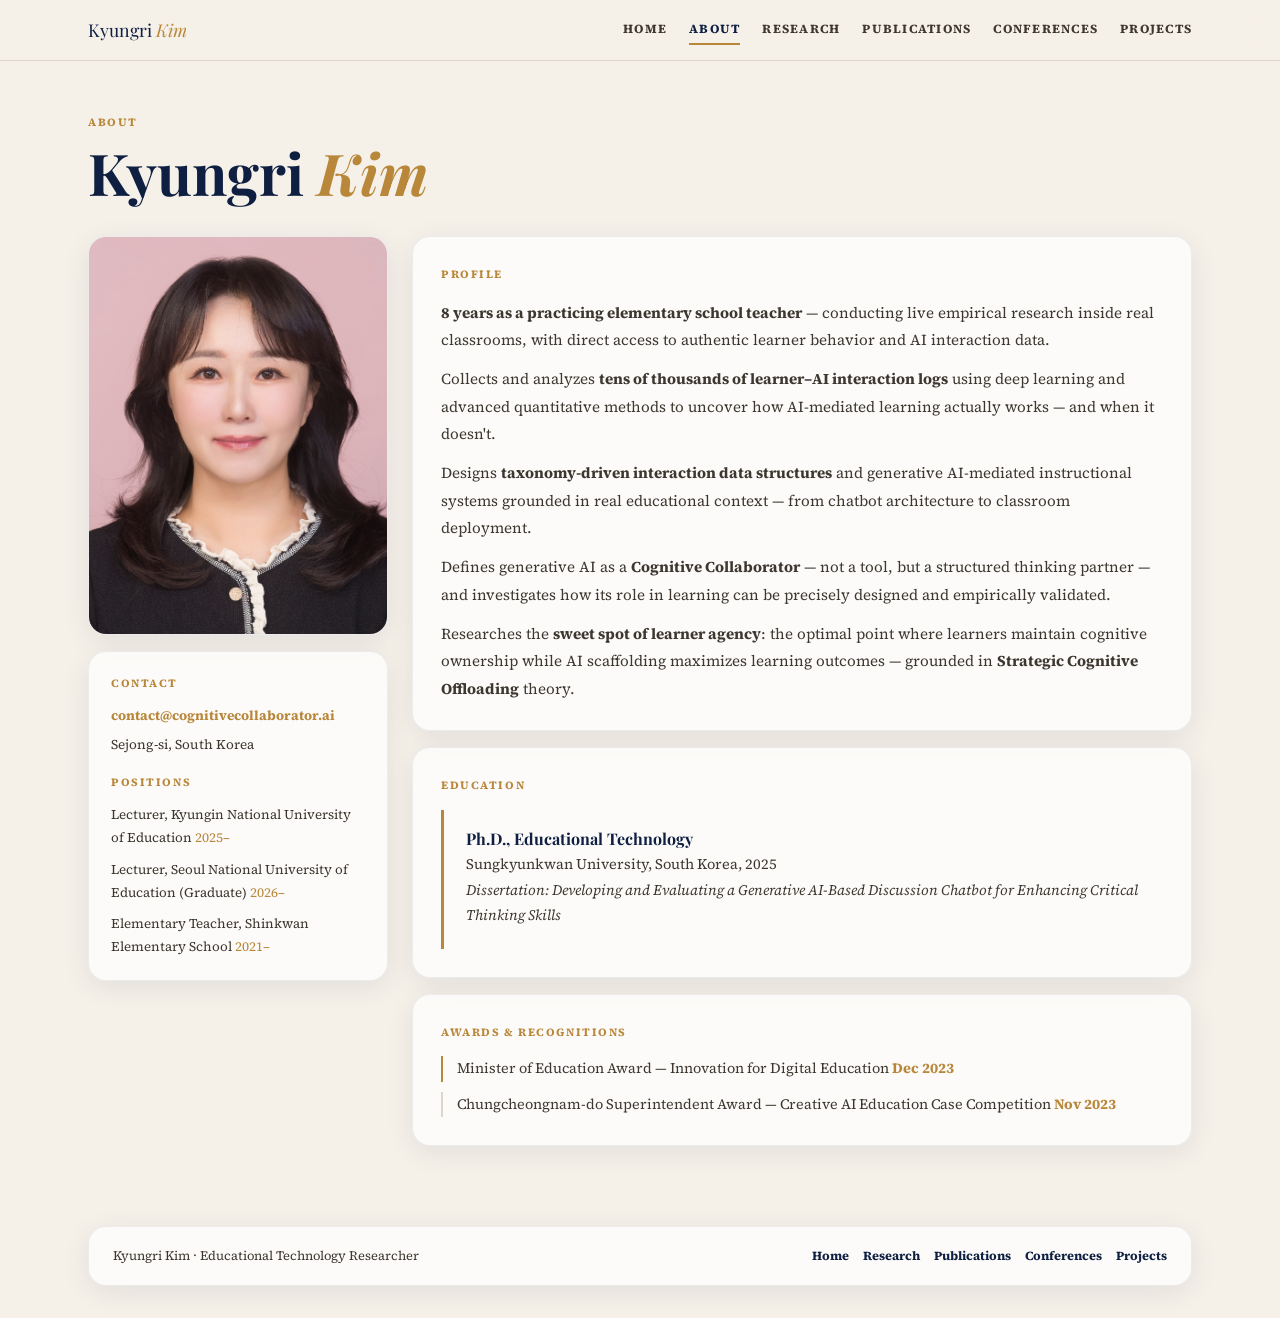
<file: about.html>
<!DOCTYPE html>
<html lang="en">
<head>
<meta charset="UTF-8">
<meta name="viewport" content="width=device-width,initial-scale=1">
<title>About | Kyungri Kim</title>
<link rel="stylesheet" href="style.css">
<style>
.about-wrap{display:grid;grid-template-columns:300px 1fr;gap:24px;align-items:start}
.about-left{display:grid;gap:16px;min-width:0}
.about-right{display:grid;gap:16px;min-width:0}
@media(max-width:720px){
  .about-wrap{grid-template-columns:1fr}
  .about-left{grid-template-columns:1fr}
}
@media(max-width:480px){
  .about-left{grid-template-columns:1fr}
}
</style>
</head>
<body>
<nav class="nav"><div class="nav-i">
  <div class="brand">Kyungri <em>Kim</em></div>
  <button class="ham" onclick="document.querySelector('.lks').classList.toggle('open')" aria-label="menu"><span></span><span></span><span></span></button>
  <div class="lks">
    <a href="index.html">Home</a>
    <a href="about.html" class="on">About</a>
    <a href="research.html">Research</a>
    <a href="publications.html">Publications</a>
    <a href="conferences.html">Conferences</a>
    <a href="projects.html">Projects</a>
  </div>
</div></nav>

<main class="w">
  <div class="ph0"><div class="kk">About</div><h1>Kyungri <em>Kim</em></h1></div>

  <div class="about-wrap">

    <!-- LEFT -->
    <div class="about-left">
      <div class="profile-img-wrap c" style="overflow:hidden;border-radius:var(--r)">
        <img src="assets/profile.jpg" alt="Kyungri Kim" style="width:100%;display:block">
      </div>
      <div class="c" style="padding:22px">
        <div class="kk">Contact</div>
        <a href="#" onclick="window.location='mai'+'lto:contact@cognitivecollaborator.ai';return false;" style="display:block;margin-top:10px;font-size:.84rem;color:var(--gd);font-weight:700;word-break:break-all;overflow-wrap:break-word">contact@cognitivecollaborator.ai</a>
        <p class="mu" style="font-size:.84rem;margin-top:6px">Sejong-si, South Korea</p>
        <div class="kk" style="margin-top:16px">Positions</div>
        <ul style="list-style:none;margin-top:10px;display:grid;gap:8px">
          <li style="font-size:.83rem;color:var(--mu)">Lecturer, Kyungin National University of Education <span style="color:var(--gd)">2025–</span></li>
          <li style="font-size:.83rem;color:var(--mu)">Lecturer, Seoul National University of Education (Graduate) <span style="color:var(--gd)">2026–</span></li>
          <li style="font-size:.83rem;color:var(--mu)">Elementary Teacher, Shinkwan Elementary School <span style="color:var(--gd)">2021–</span></li>
        </ul>
      </div>
    </div>

    <!-- RIGHT -->
    <div class="about-right">
      <div class="c" style="padding:28px">
        <div class="kk">Profile</div>
        <div style="display:grid;gap:12px;margin-top:14px">
          <p class="mu"><strong>8 years as a practicing elementary school teacher</strong> — conducting live empirical research inside real classrooms, with direct access to authentic learner behavior and AI interaction data.</p>
          <p class="mu">Collects and analyzes <strong>tens of thousands of learner–AI interaction logs</strong> using deep learning and advanced quantitative methods to uncover how AI-mediated learning actually works — and when it doesn't.</p>
          <p class="mu">Designs <strong>taxonomy-driven interaction data structures</strong> and generative AI-mediated instructional systems grounded in real educational context — from chatbot architecture to classroom deployment.</p>
          <p class="mu">Defines generative AI as a <strong>Cognitive Collaborator</strong> — not a tool, but a structured thinking partner — and investigates how its role in learning can be precisely designed and empirically validated.</p>
          <p class="mu">Researches the <strong>sweet spot of learner agency</strong>: the optimal point where learners maintain cognitive ownership while AI scaffolding maximizes learning outcomes — grounded in <strong>Strategic Cognitive Offloading</strong> theory.</p>
        </div>
      </div>

      <div class="c" style="padding:28px">
        <div class="kk">Education</div>
        <div style="margin-top:14px">
          <div class="layer">
            <h4>Ph.D., Educational Technology</h4>
            <p>Sungkyunkwan University, South Korea, 2025<br>
            <em>Dissertation: Developing and Evaluating a Generative AI-Based Discussion Chatbot for Enhancing Critical Thinking Skills</em></p>
          </div>
        </div>
      </div>

      <div class="c" style="padding:28px">
        <div class="kk">Awards & Recognitions</div>
        <ul style="list-style:none;display:grid;gap:10px;margin-top:14px">
          <li style="font-size:.9rem;color:var(--mu);padding-left:14px;border-left:2px solid var(--gd)">Minister of Education Award — Innovation for Digital Education <span style="color:var(--gd);font-weight:700">Dec 2023</span></li>
          <li style="font-size:.9rem;color:var(--mu);padding-left:14px;border-left:2px solid var(--ln)">Chungcheongnam-do Superintendent Award — Creative AI Education Case Competition <span style="color:var(--gd);font-weight:700">Nov 2023</span></li>
        </ul>
      </div>
    </div>
  </div>
</main>

<footer>
  <div class="c ft">
    <p>Kyungri Kim · Educational Technology Researcher</p>
    <div class="ftl">
      <a href="index.html">Home</a>
      <a href="research.html">Research</a>
      <a href="publications.html">Publications</a>
      <a href="conferences.html">Conferences</a>
      <a href="projects.html">Projects</a>
    </div>
  </div>
</footer>
</body>
</html>
</file>
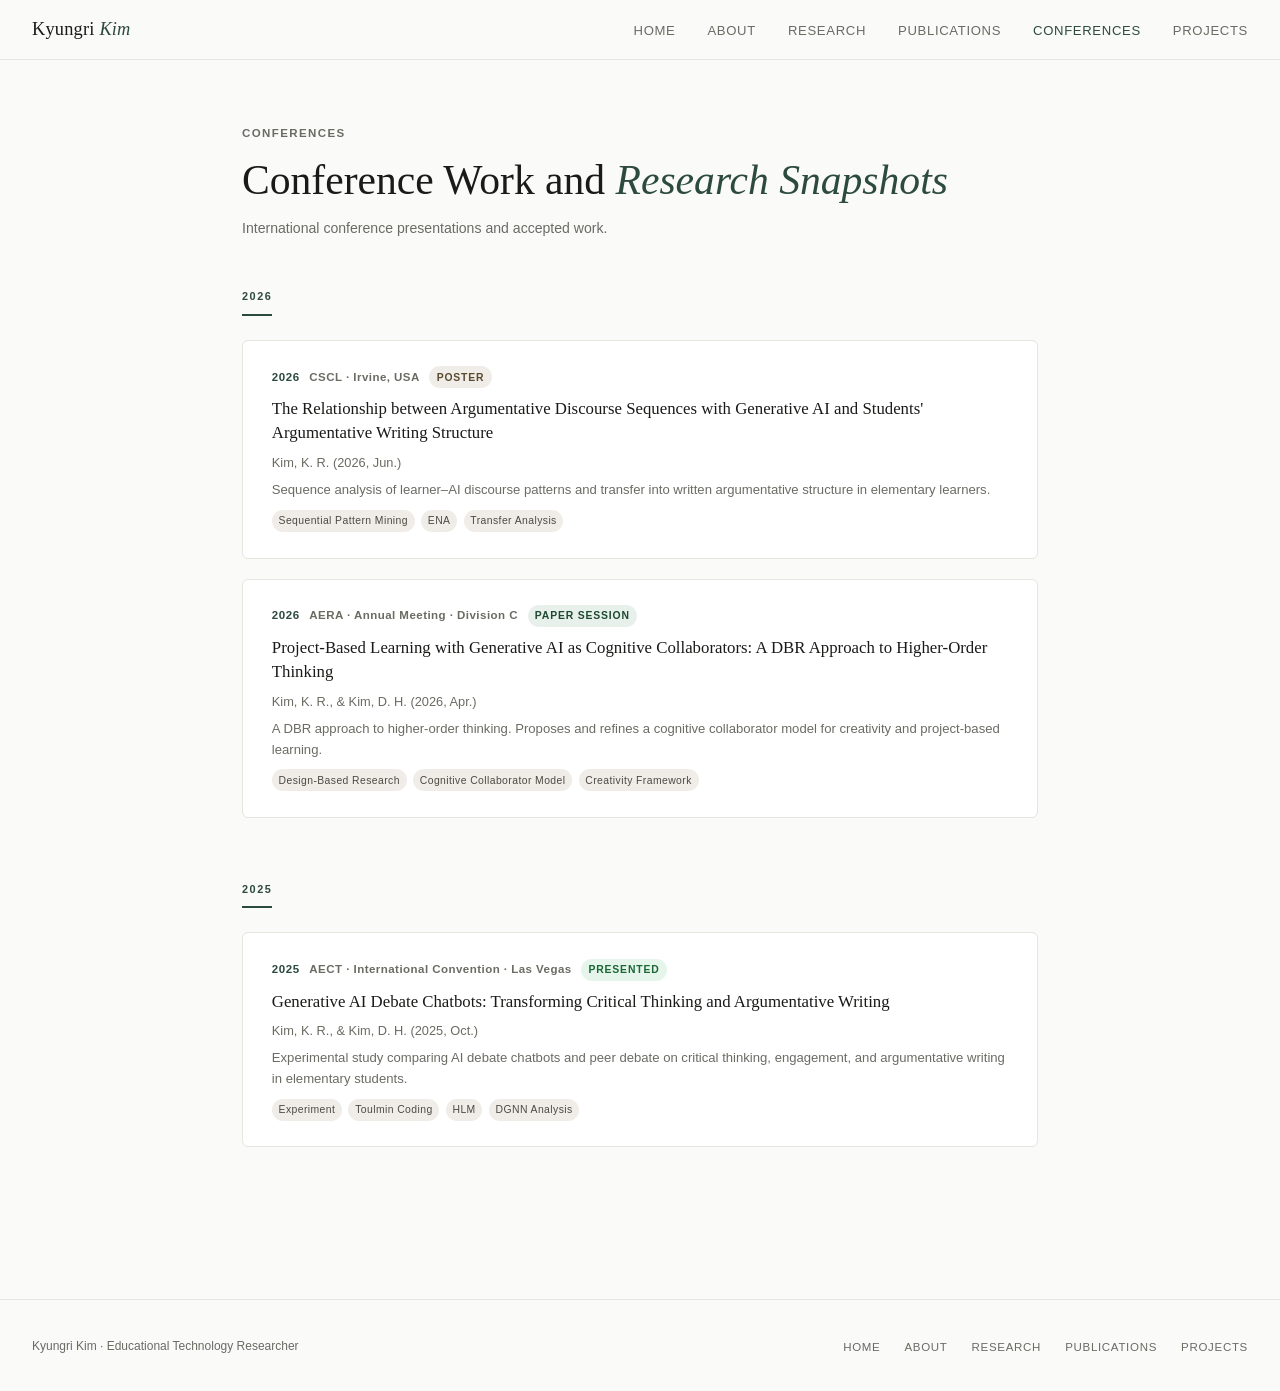
<file: conferences.html>
<!DOCTYPE html>
<html lang="en">
<head>
  <meta charset="UTF-8" />
  <meta name="viewport" content="width=device-width, initial-scale=1.0" />
  <title>Conferences | Kyungri Kim</title>
  <style>
    *, *::before, *::after { box-sizing: border-box; margin: 0; padding: 0; }

    :root {
      --bg: #fafaf8;
      --surface: #ffffff;
      --border: #e8e4de;
      --text: #1a1a18;
      --muted: #6b6b64;
      --accent: #2d4a3e;
      --accent-light: #e8f0ec;
      --tag-bg: #f0ede8;
      --tag-text: #4a4a42;
      --font-display: 'Georgia', 'Times New Roman', serif;
      --font-body: 'Palatino Linotype', 'Palatino', 'Book Antiqua', Georgia, serif;
      --font-ui: -apple-system, BlinkMacSystemFont, 'Segoe UI', sans-serif;
    }

    html { font-size: 16px; scroll-behavior: smooth; }

    body {
      background: var(--bg);
      color: var(--text);
      font-family: var(--font-body);
      line-height: 1.7;
      min-height: 100vh;
      display: flex;
      flex-direction: column;
    }

    /* ── Nav ── */
    nav {
      position: sticky;
      top: 0;
      z-index: 100;
      background: rgba(250, 250, 248, 0.95);
      backdrop-filter: blur(8px);
      border-bottom: 1px solid var(--border);
      padding: 0 2rem;
      display: flex;
      align-items: center;
      justify-content: space-between;
      height: 60px;
    }

    .nav-brand {
      font-family: var(--font-display);
      font-size: 1.15rem;
      font-weight: normal;
      color: var(--text);
      text-decoration: none;
      letter-spacing: 0.01em;
    }

    .nav-brand em { font-style: italic; color: var(--accent); }

    .nav-links { display: flex; gap: 2rem; list-style: none; }

    .nav-links a {
      font-family: var(--font-ui);
      font-size: 0.82rem;
      font-weight: 500;
      color: var(--muted);
      text-decoration: none;
      letter-spacing: 0.05em;
      text-transform: uppercase;
      transition: color 0.2s;
    }

    .nav-links a:hover,
    .nav-links a.active { color: var(--accent); }

    /* ── Page header ── */
    .page-header {
      padding: 4rem 2rem 2.5rem;
      max-width: 860px;
      margin: 0 auto;
      width: 100%;
    }

    .page-label {
      font-family: var(--font-ui);
      font-size: 0.72rem;
      font-weight: 600;
      letter-spacing: 0.12em;
      text-transform: uppercase;
      color: var(--muted);
      margin-bottom: 0.75rem;
    }

    .page-header h1 {
      font-family: var(--font-display);
      font-size: clamp(1.9rem, 4vw, 2.6rem);
      font-weight: normal;
      line-height: 1.2;
    }

    .page-header h1 em { font-style: italic; color: var(--accent); }

    .page-header .subtitle {
      font-family: var(--font-ui);
      font-size: 0.88rem;
      color: var(--muted);
      margin-top: 0.75rem;
    }

    /* ── Main ── */
    main {
      max-width: 860px;
      margin: 0 auto;
      padding: 0 2rem 6rem;
      width: 100%;
      flex: 1;
    }

    /* ── Section label ── */
    .section-label {
      font-family: var(--font-ui);
      font-size: 0.68rem;
      font-weight: 700;
      letter-spacing: 0.14em;
      text-transform: uppercase;
      color: var(--accent);
      margin-bottom: 1.5rem;
      padding-bottom: 0.5rem;
      border-bottom: 2px solid var(--accent);
      display: inline-block;
    }

    .section-group { margin-bottom: 3.5rem; }

    /* ── Conference cards ── */
    .conf-card {
      background: var(--surface);
      border: 1px solid var(--border);
      border-radius: 6px;
      padding: 1.6rem 1.8rem;
      margin-bottom: 1.25rem;
      transition: box-shadow 0.2s, border-color 0.2s;
    }

    .conf-card:hover {
      box-shadow: 0 4px 20px rgba(0,0,0,0.07);
      border-color: #cdc8c0;
    }

    .conf-meta-top {
      display: flex;
      align-items: center;
      gap: 0.6rem;
      margin-bottom: 0.55rem;
      flex-wrap: wrap;
    }

    .conf-year {
      font-family: var(--font-ui);
      font-size: 0.72rem;
      font-weight: 700;
      color: var(--accent);
      letter-spacing: 0.05em;
    }

    .conf-venue {
      font-family: var(--font-ui);
      font-size: 0.72rem;
      font-weight: 600;
      color: var(--muted);
      letter-spacing: 0.04em;
    }

    .conf-badge {
      font-family: var(--font-ui);
      font-size: 0.65rem;
      font-weight: 700;
      letter-spacing: 0.08em;
      text-transform: uppercase;
      padding: 0.2em 0.7em;
      border-radius: 20px;
    }

    .conf-badge.presented  { background: #e6f5ec; color: #1a6635; }
    .conf-badge.accepted   { background: #e6f0ff; color: #2255aa; }
    .conf-badge.poster     { background: #f0ede8; color: #5a4a30; }
    .conf-badge.paper      { background: #e8f0ec; color: #1e4a30; }

    .conf-title {
      font-family: var(--font-display);
      font-size: 1.05rem;
      font-weight: normal;
      line-height: 1.45;
      color: var(--text);
      margin-bottom: 0.4rem;
    }

    .conf-authors {
      font-family: var(--font-ui);
      font-size: 0.8rem;
      color: var(--muted);
      margin-bottom: 0.4rem;
    }

    .conf-desc {
      font-family: var(--font-ui);
      font-size: 0.82rem;
      color: var(--muted);
      margin-bottom: 0.6rem;
      line-height: 1.55;
    }

    .conf-tags {
      display: flex;
      flex-wrap: wrap;
      gap: 0.4rem;
    }

    .conf-tag {
      font-family: var(--font-ui);
      font-size: 0.65rem;
      font-weight: 500;
      letter-spacing: 0.04em;
      padding: 0.2em 0.65em;
      border-radius: 20px;
      background: var(--tag-bg);
      color: var(--tag-text);
    }

    /* ── Footer ── */
    footer {
      border-top: 1px solid var(--border);
      padding: 2rem;
      display: flex;
      justify-content: space-between;
      align-items: center;
      flex-wrap: wrap;
      gap: 1rem;
    }

    .footer-brand {
      font-family: var(--font-ui);
      font-size: 0.75rem;
      color: var(--muted);
    }

    .footer-links { display: flex; gap: 1.5rem; list-style: none; }

    .footer-links a {
      font-family: var(--font-ui);
      font-size: 0.72rem;
      color: var(--muted);
      text-decoration: none;
      text-transform: uppercase;
      letter-spacing: 0.06em;
    }

    .footer-links a:hover { color: var(--accent); }

    @media (max-width: 640px) {
      nav { padding: 0 1rem; }
      .nav-links { gap: 1rem; }
      .nav-links a { font-size: 0.72rem; }
      .page-header, main { padding-left: 1rem; padding-right: 1rem; }
      .conf-card { padding: 1.2rem; }
    }
  </style>
</head>
<body>

  <!-- ── Nav ── -->
  <nav>
    <a href="https://cognitivecollaborator.ai/index.html" class="nav-brand">Kyungri <em>Kim</em></a>
    <ul class="nav-links">
      <li><a href="https://cognitivecollaborator.ai/index.html">Home</a></li>
      <li><a href="https://cognitivecollaborator.ai/about.html">About</a></li>
      <li><a href="https://cognitivecollaborator.ai/research.html">Research</a></li>
      <li><a href="https://cognitivecollaborator.ai/publications.html">Publications</a></li>
      <li><a href="https://cognitivecollaborator.ai/conferences.html" class="active">Conferences</a></li>
      <li><a href="https://cognitivecollaborator.ai/projects.html">Projects</a></li>
    </ul>
  </nav>

  <!-- ── Page header ── -->
  <header class="page-header">
    <p class="page-label">Conferences</p>
    <h1>Conference Work and <em>Research Snapshots</em></h1>
    <p class="subtitle">International conference presentations and accepted work.</p>
  </header>

  <!-- ── Main ── -->
  <main>

    <!-- 2026 -->
    <section class="section-group">
      <div class="section-label">2026</div>

      <!-- CSCL -->
      <article class="conf-card">
        <div class="conf-meta-top">
          <span class="conf-year">2026</span>
          <span class="conf-venue">CSCL · Irvine, USA</span>
          <span class="conf-badge poster">Poster</span>
        </div>
        <p class="conf-title">The Relationship between Argumentative Discourse Sequences with Generative AI and Students' Argumentative Writing Structure</p>
        <p class="conf-authors">Kim, K. R. (2026, Jun.)</p>
        <p class="conf-desc">Sequence analysis of learner–AI discourse patterns and transfer into written argumentative structure in elementary learners.</p>
        <div class="conf-tags">
          <span class="conf-tag">Sequential Pattern Mining</span>
          <span class="conf-tag">ENA</span>
          <span class="conf-tag">Transfer Analysis</span>
        </div>
      </article>

      <!-- AERA -->
      <article class="conf-card">
        <div class="conf-meta-top">
          <span class="conf-year">2026</span>
          <span class="conf-venue">AERA · Annual Meeting · Division C</span>
          <span class="conf-badge paper">Paper Session</span>
        </div>
        <p class="conf-title">Project-Based Learning with Generative AI as Cognitive Collaborators: A DBR Approach to Higher-Order Thinking</p>
        <p class="conf-authors">Kim, K. R., &amp; Kim, D. H. (2026, Apr.)</p>
        <p class="conf-desc">A DBR approach to higher-order thinking. Proposes and refines a cognitive collaborator model for creativity and project-based learning.</p>
        <div class="conf-tags">
          <span class="conf-tag">Design-Based Research</span>
          <span class="conf-tag">Cognitive Collaborator Model</span>
          <span class="conf-tag">Creativity Framework</span>
        </div>
      </article>
    </section>

    <!-- 2025 -->
    <section class="section-group">
      <div class="section-label">2025</div>

      <!-- AECT -->
      <article class="conf-card">
        <div class="conf-meta-top">
          <span class="conf-year">2025</span>
          <span class="conf-venue">AECT · International Convention · Las Vegas</span>
          <span class="conf-badge presented">Presented</span>
        </div>
        <p class="conf-title">Generative AI Debate Chatbots: Transforming Critical Thinking and Argumentative Writing</p>
        <p class="conf-authors">Kim, K. R., &amp; Kim, D. H. (2025, Oct.)</p>
        <p class="conf-desc">Experimental study comparing AI debate chatbots and peer debate on critical thinking, engagement, and argumentative writing in elementary students.</p>
        <div class="conf-tags">
          <span class="conf-tag">Experiment</span>
          <span class="conf-tag">Toulmin Coding</span>
          <span class="conf-tag">HLM</span>
          <span class="conf-tag">DGNN Analysis</span>
        </div>
      </article>
    </section>

  </main>

  <!-- ── Footer ── -->
  <footer>
    <span class="footer-brand">Kyungri Kim · Educational Technology Researcher</span>
    <ul class="footer-links">
      <li><a href="https://cognitivecollaborator.ai/index.html">Home</a></li>
      <li><a href="https://cognitivecollaborator.ai/about.html">About</a></li>
      <li><a href="https://cognitivecollaborator.ai/research.html">Research</a></li>
      <li><a href="https://cognitivecollaborator.ai/publications.html">Publications</a></li>
      <li><a href="https://cognitivecollaborator.ai/projects.html">Projects</a></li>
    </ul>
  </footer>

</body>
</html>
</file>
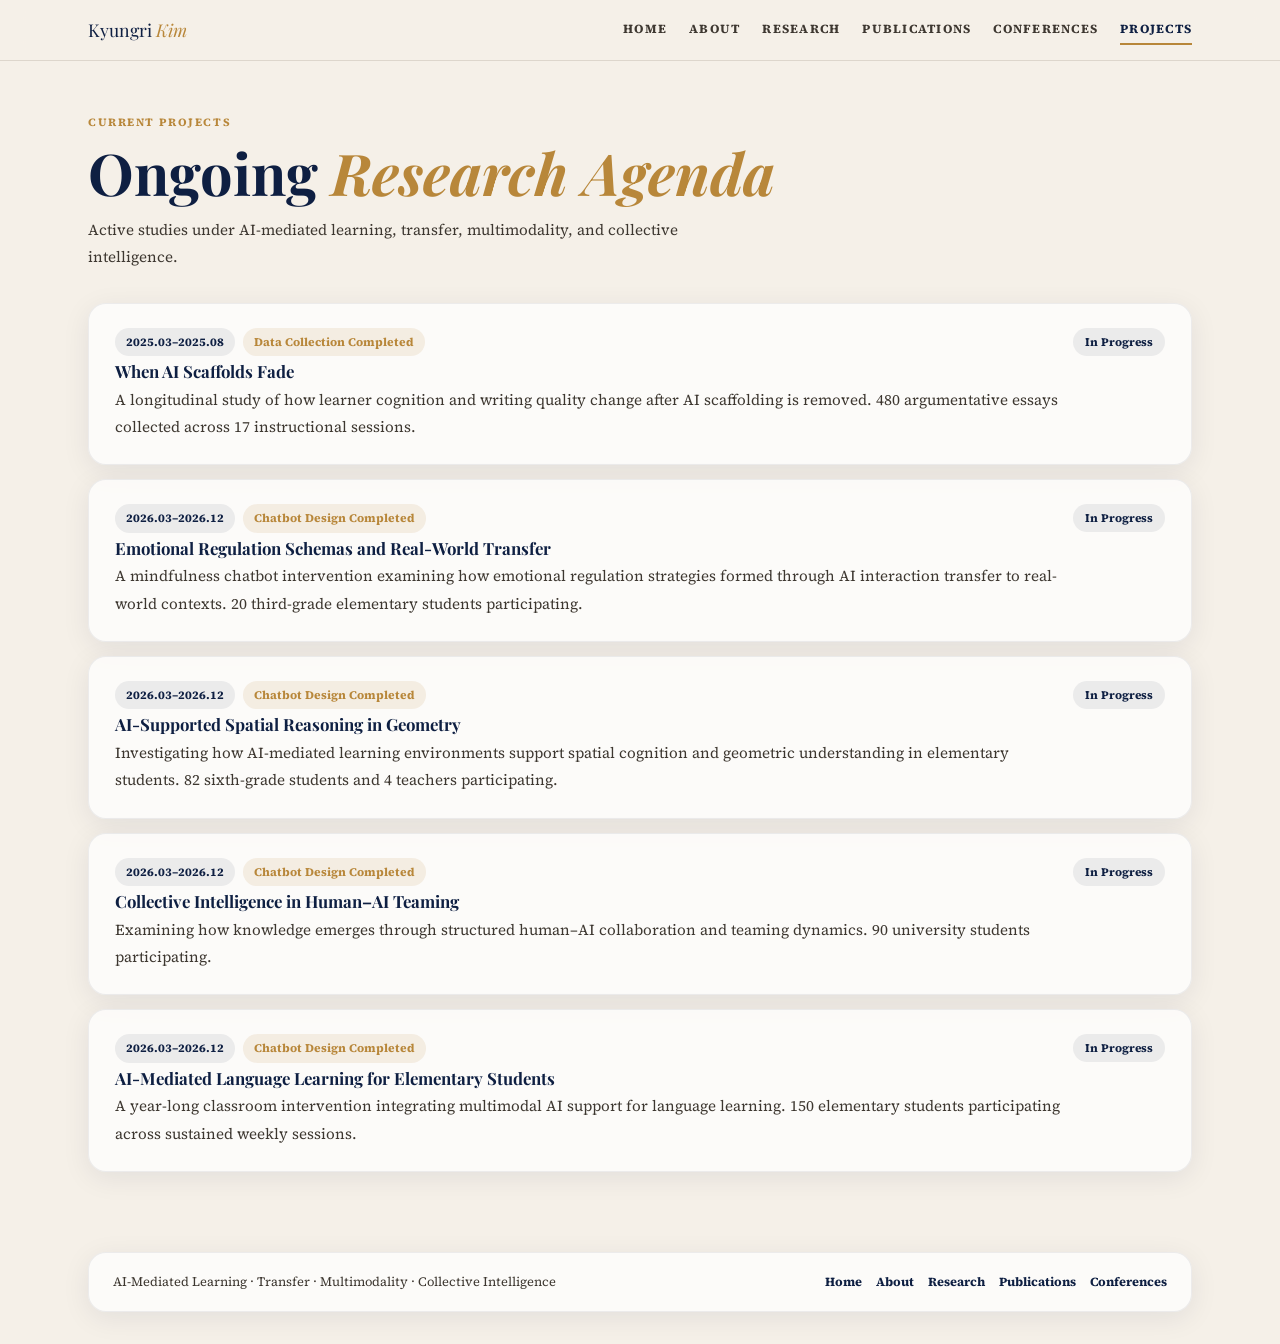
<file: projects.html>
<!DOCTYPE html>
<html lang="en">
<head>
<meta charset="UTF-8">
<meta name="viewport" content="width=device-width,initial-scale=1">
<title>Projects | Kyungri Kim</title>
<link rel="stylesheet" href="style.css">
</head>
<body>
<nav class="nav"><div class="nav-i">
  <div class="brand">Kyungri <em>Kim</em></div>
  <button class="ham" onclick="document.querySelector('.lks').classList.toggle('open')" aria-label="menu"><span></span><span></span><span></span></button>
  <div class="lks">
    <a href="index.html">Home</a>
    <a href="about.html">About</a>
    <a href="research.html">Research</a>
    <a href="publications.html">Publications</a>
    <a href="conferences.html">Conferences</a>
    <a href="projects.html" class="on">Projects</a>
  </div>
</div></nav>

<main class="w">
  <div class="ph0">
    <div class="kk">Current Projects</div>
    <h1>Ongoing <em>Research Agenda</em></h1>
    <p class="mu">Active studies under AI-mediated learning, transfer, multimodality, and collective intelligence.</p>
  </div>

  <div class="pg">
    <div class="c pj">
      <div>
        <div style="display:flex;gap:8px;flex-wrap:wrap"><span class="tg">2025.03–2025.08</span><span class="tg g">Data Collection Completed</span></div>
        <h3>When AI Scaffolds Fade</h3>
        <p class="mu">A longitudinal study of how learner cognition and writing quality change after AI scaffolding is removed. 480 argumentative essays collected across 17 instructional sessions.</p>
      </div>
      <span class="ps">In Progress</span>
    </div>
    <div class="c pj">
      <div>
        <div style="display:flex;gap:8px;flex-wrap:wrap"><span class="tg">2026.03–2026.12</span><span class="tg g">Chatbot Design Completed</span></div>
        <h3>Emotional Regulation Schemas and Real-World Transfer</h3>
        <p class="mu">A mindfulness chatbot intervention examining how emotional regulation strategies formed through AI interaction transfer to real-world contexts. 20 third-grade elementary students participating.</p>
      </div>
      <span class="ps">In Progress</span>
    </div>
    <div class="c pj">
      <div>
        <div style="display:flex;gap:8px;flex-wrap:wrap"><span class="tg">2026.03–2026.12</span><span class="tg g">Chatbot Design Completed</span></div>
        <h3>AI-Supported Spatial Reasoning in Geometry</h3>
        <p class="mu">Investigating how AI-mediated learning environments support spatial cognition and geometric understanding in elementary students. 82 sixth-grade students and 4 teachers participating.</p>
      </div>
      <span class="ps">In Progress</span>
    </div>
    <div class="c pj">
      <div>
        <div style="display:flex;gap:8px;flex-wrap:wrap"><span class="tg">2026.03–2026.12</span><span class="tg g">Chatbot Design Completed</span></div>
        <h3>Collective Intelligence in Human–AI Teaming</h3>
        <p class="mu">Examining how knowledge emerges through structured human–AI collaboration and teaming dynamics. 90 university students participating.</p>
      </div>
      <span class="ps">In Progress</span>
    </div>
    <div class="c pj">
      <div>
        <div style="display:flex;gap:8px;flex-wrap:wrap"><span class="tg">2026.03–2026.12</span><span class="tg g">Chatbot Design Completed</span></div>
        <h3>AI-Mediated Language Learning for Elementary Students</h3>
        <p class="mu">A year-long classroom intervention integrating multimodal AI support for language learning. 150 elementary students participating across sustained weekly sessions.</p>
      </div>
      <span class="ps">In Progress</span>
    </div>
  </div>
</main>

<footer>
  <div class="c ft">
    <p>AI-Mediated Learning · Transfer · Multimodality · Collective Intelligence</p>
    <div class="ftl">
      <a href="index.html">Home</a>
      <a href="about.html">About</a>
      <a href="research.html">Research</a>
      <a href="publications.html">Publications</a>
      <a href="conferences.html">Conferences</a>
    </div>
  </div>
</footer>
</body>
</html>
</file>
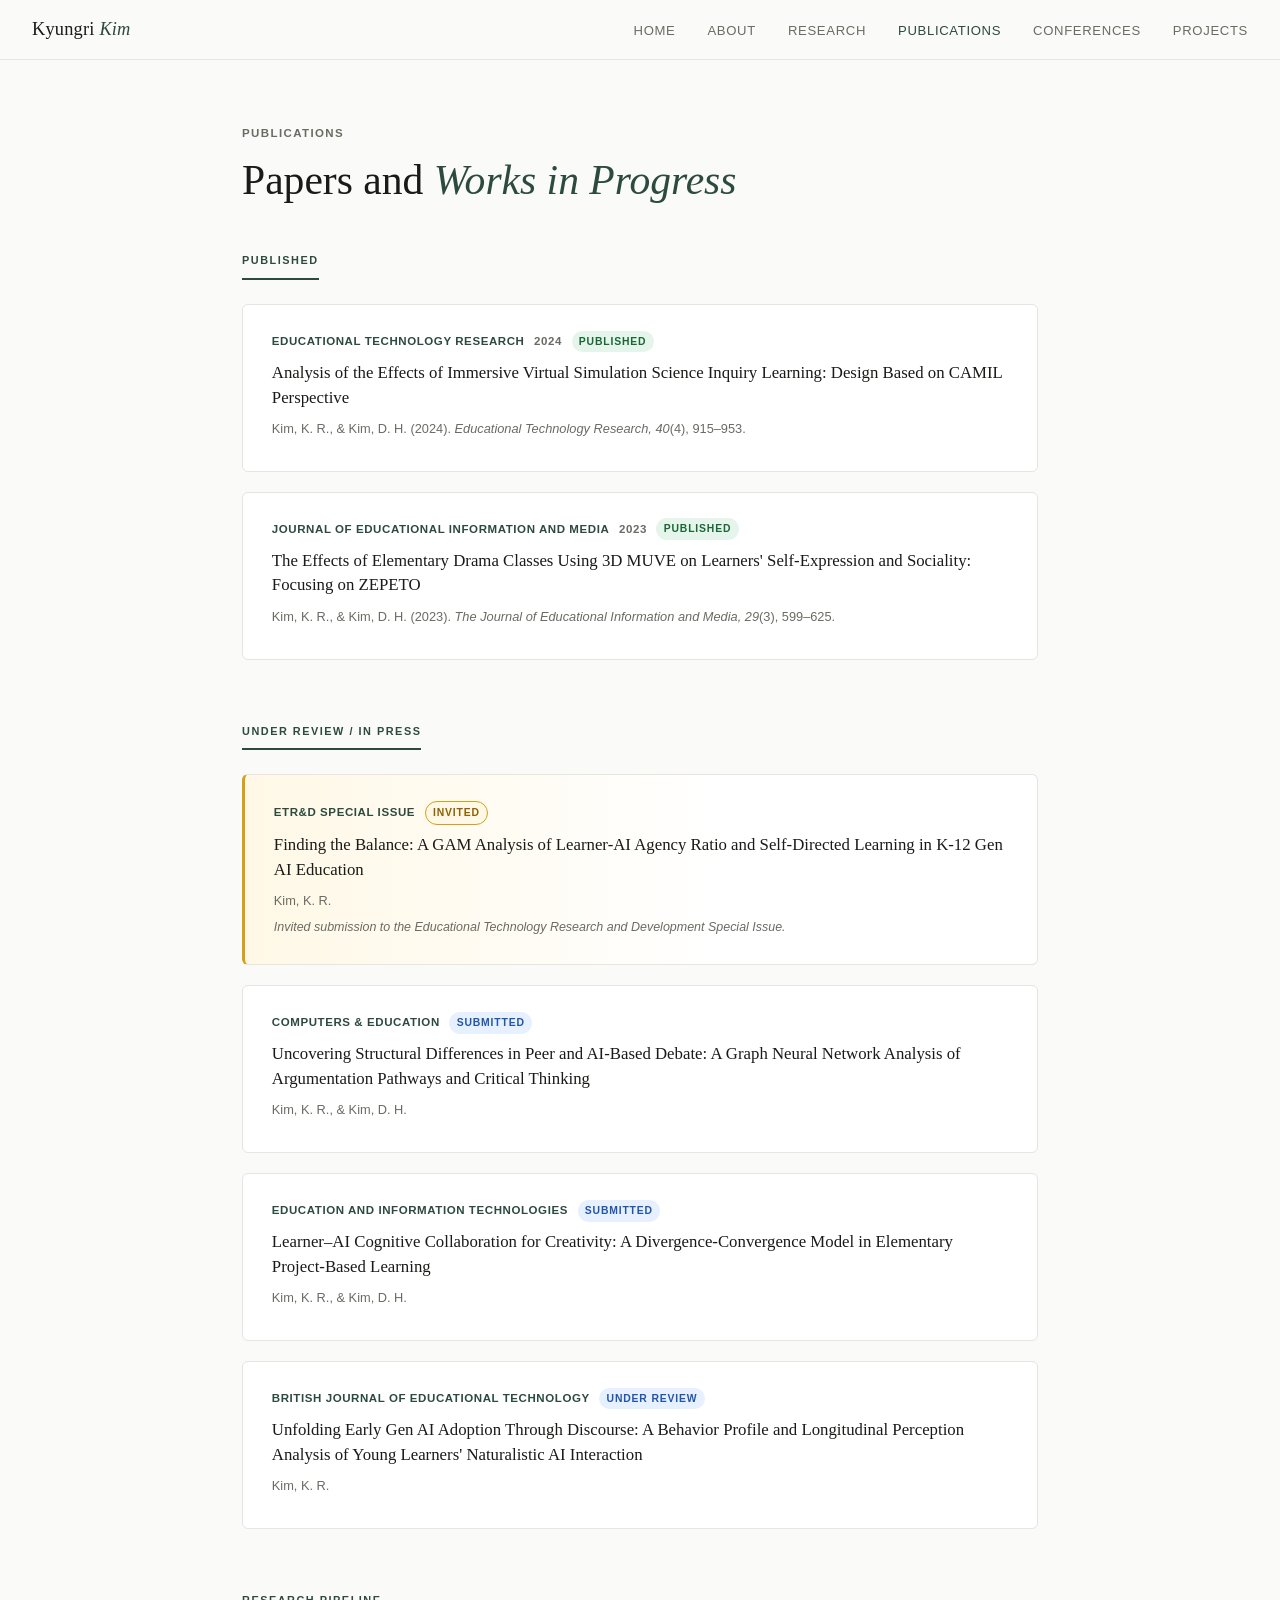
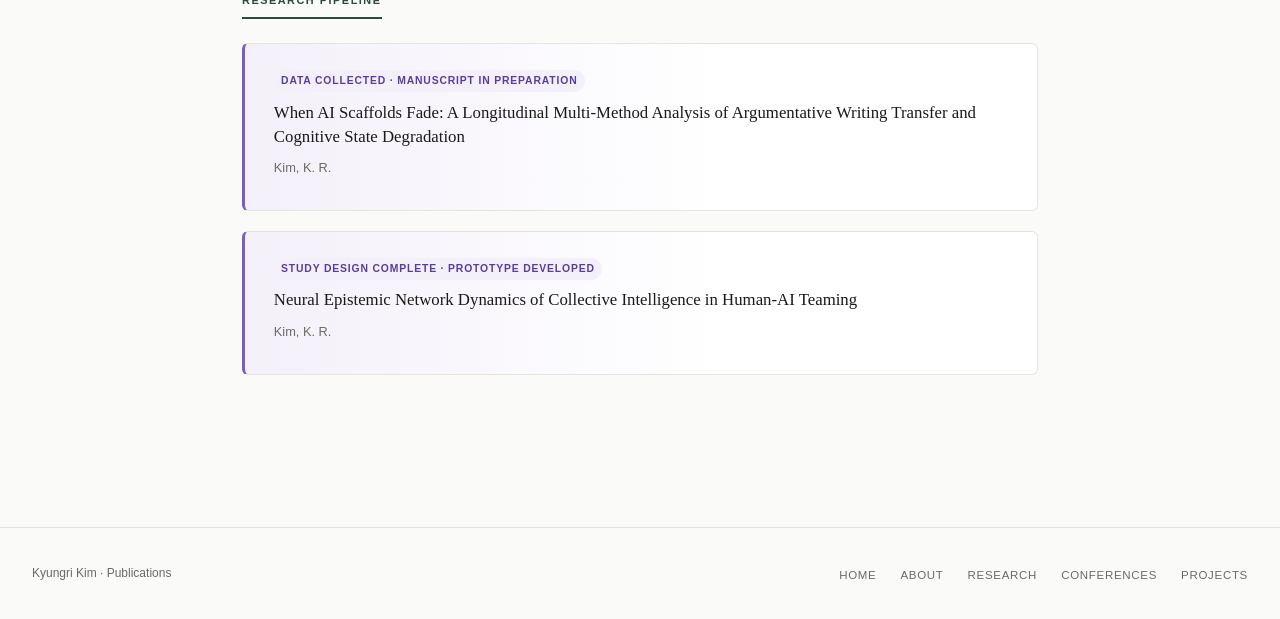
<file: publications.html>
<!DOCTYPE html>
<html lang="en">
<head>
  <meta charset="UTF-8" />
  <meta name="viewport" content="width=device-width, initial-scale=1.0" />
  <title>Publications | Kyungri Kim</title>
  <style>
    /* ── Reset & base ──────────────────────────────────────────── */
    *, *::before, *::after { box-sizing: border-box; margin: 0; padding: 0; }

    :root {
      --bg: #fafaf8;
      --surface: #ffffff;
      --border: #e8e4de;
      --text: #1a1a18;
      --muted: #6b6b64;
      --accent: #2d4a3e;
      --accent-light: #e8f0ec;
      --tag-bg: #f0ede8;
      --tag-text: #4a4a42;
      --invited-bg: #fff8e6;
      --invited-border: #d4a017;
      --pipeline-bg: #f4f0fa;
      --pipeline-border: #7c5cbf;
      --font-display: 'Georgia', 'Times New Roman', serif;
      --font-body: 'Palatino Linotype', 'Palatino', 'Book Antiqua', Georgia, serif;
      --font-ui: -apple-system, BlinkMacSystemFont, 'Segoe UI', sans-serif;
    }

    html { font-size: 16px; scroll-behavior: smooth; }

    body {
      background: var(--bg);
      color: var(--text);
      font-family: var(--font-body);
      line-height: 1.7;
      min-height: 100vh;
      display: flex;
      flex-direction: column;
    }

    /* ── Nav ───────────────────────────────────────────────────── */
    nav {
      position: sticky;
      top: 0;
      z-index: 100;
      background: rgba(250, 250, 248, 0.95);
      backdrop-filter: blur(8px);
      border-bottom: 1px solid var(--border);
      padding: 0 2rem;
      display: flex;
      align-items: center;
      justify-content: space-between;
      height: 60px;
    }

    .nav-brand {
      font-family: var(--font-display);
      font-size: 1.15rem;
      font-weight: normal;
      color: var(--text);
      text-decoration: none;
      letter-spacing: 0.01em;
    }

    .nav-brand em {
      font-style: italic;
      color: var(--accent);
    }

    .nav-links {
      display: flex;
      gap: 2rem;
      list-style: none;
    }

    .nav-links a {
      font-family: var(--font-ui);
      font-size: 0.82rem;
      font-weight: 500;
      color: var(--muted);
      text-decoration: none;
      letter-spacing: 0.05em;
      text-transform: uppercase;
      transition: color 0.2s;
    }

    .nav-links a:hover,
    .nav-links a.active { color: var(--accent); }

    /* ── Page header ───────────────────────────────────────────── */
    .page-header {
      padding: 4rem 2rem 2.5rem;
      max-width: 860px;
      margin: 0 auto;
      width: 100%;
    }

    .page-label {
      font-family: var(--font-ui);
      font-size: 0.72rem;
      font-weight: 600;
      letter-spacing: 0.12em;
      text-transform: uppercase;
      color: var(--muted);
      margin-bottom: 0.75rem;
    }

    .page-header h1 {
      font-family: var(--font-display);
      font-size: clamp(1.9rem, 4vw, 2.6rem);
      font-weight: normal;
      line-height: 1.2;
      color: var(--text);
    }

    .page-header h1 em {
      font-style: italic;
      color: var(--accent);
    }

    /* ── Main content ──────────────────────────────────────────── */
    main {
      max-width: 860px;
      margin: 0 auto;
      padding: 0 2rem 6rem;
      width: 100%;
      flex: 1;
    }

    /* ── Section headings ──────────────────────────────────────── */
    .section-label {
      font-family: var(--font-ui);
      font-size: 0.68rem;
      font-weight: 700;
      letter-spacing: 0.14em;
      text-transform: uppercase;
      color: var(--accent);
      margin-bottom: 1.5rem;
      padding-bottom: 0.5rem;
      border-bottom: 2px solid var(--accent);
      display: inline-block;
    }

    .section-group {
      margin-bottom: 3.5rem;
    }

    /* ── Paper cards ───────────────────────────────────────────── */
    .paper-card {
      background: var(--surface);
      border: 1px solid var(--border);
      border-radius: 6px;
      padding: 1.6rem 1.8rem;
      margin-bottom: 1.25rem;
      position: relative;
      transition: box-shadow 0.2s, border-color 0.2s;
    }

    .paper-card:hover {
      box-shadow: 0 4px 20px rgba(0,0,0,0.07);
      border-color: #cdc8c0;
    }

    /* Invited / special variants */
    .paper-card.invited {
      border-left: 3px solid var(--invited-border);
      background: linear-gradient(to right, var(--invited-bg) 0%, var(--surface) 60%);
    }

    .paper-card.pipeline {
      border-left: 3px solid var(--pipeline-border);
      background: linear-gradient(to right, var(--pipeline-bg) 0%, var(--surface) 60%);
    }

    .paper-meta-top {
      display: flex;
      align-items: center;
      gap: 0.6rem;
      margin-bottom: 0.55rem;
      flex-wrap: wrap;
    }

    .journal-name {
      font-family: var(--font-ui);
      font-size: 0.72rem;
      font-weight: 600;
      letter-spacing: 0.05em;
      color: var(--accent);
      text-transform: uppercase;
    }

    .status-badge {
      font-family: var(--font-ui);
      font-size: 0.65rem;
      font-weight: 700;
      letter-spacing: 0.08em;
      text-transform: uppercase;
      padding: 0.2em 0.7em;
      border-radius: 20px;
      background: var(--tag-bg);
      color: var(--tag-text);
    }

    .status-badge.submitted { background: #e6f0ff; color: #2255aa; }
    .status-badge.invited   { background: var(--invited-bg); color: #8a6200; border: 1px solid var(--invited-border); }
    .status-badge.pipeline  { background: var(--pipeline-bg); color: #5a3c9e; }
    .status-badge.published { background: #e6f5ec; color: #1a6635; }

    .paper-title {
      font-family: var(--font-display);
      font-size: 1.05rem;
      font-weight: normal;
      line-height: 1.45;
      color: var(--text);
      margin-bottom: 0.5rem;
    }

    .paper-authors {
      font-family: var(--font-ui);
      font-size: 0.8rem;
      color: var(--muted);
      margin-bottom: 0.35rem;
    }

    .paper-note {
      font-family: var(--font-ui);
      font-size: 0.78rem;
      color: var(--muted);
      font-style: italic;
    }

    .paper-year {
      font-family: var(--font-ui);
      font-size: 0.72rem;
      font-weight: 700;
      color: var(--muted);
      letter-spacing: 0.05em;
    }

    /* ── Footer ────────────────────────────────────────────────── */
    footer {
      border-top: 1px solid var(--border);
      padding: 2rem;
      display: flex;
      justify-content: space-between;
      align-items: center;
      flex-wrap: wrap;
      gap: 1rem;
    }

    .footer-brand {
      font-family: var(--font-ui);
      font-size: 0.75rem;
      color: var(--muted);
    }

    .footer-links {
      display: flex;
      gap: 1.5rem;
      list-style: none;
    }

    .footer-links a {
      font-family: var(--font-ui);
      font-size: 0.72rem;
      color: var(--muted);
      text-decoration: none;
      text-transform: uppercase;
      letter-spacing: 0.06em;
    }

    .footer-links a:hover { color: var(--accent); }

    /* ── Responsive ────────────────────────────────────────────── */
    @media (max-width: 640px) {
      nav { padding: 0 1rem; }
      .nav-links { gap: 1rem; }
      .nav-links a { font-size: 0.72rem; }
      .page-header, main { padding-left: 1rem; padding-right: 1rem; }
      .paper-card { padding: 1.2rem 1.2rem; }
    }
  </style>
</head>
<body>

  <!-- ── Navigation ── -->
  <nav>
    <a href="https://cognitivecollaborator.ai/index.html" class="nav-brand">Kyungri <em>Kim</em></a>
    <ul class="nav-links">
      <li><a href="https://cognitivecollaborator.ai/index.html">Home</a></li>
      <li><a href="https://cognitivecollaborator.ai/about.html">About</a></li>
      <li><a href="https://cognitivecollaborator.ai/research.html">Research</a></li>
      <li><a href="https://cognitivecollaborator.ai/publications.html" class="active">Publications</a></li>
      <li><a href="https://cognitivecollaborator.ai/conferences.html">Conferences</a></li>
      <li><a href="https://cognitivecollaborator.ai/projects.html">Projects</a></li>
    </ul>
  </nav>

  <!-- ── Page header ── -->
  <header class="page-header">
    <p class="page-label">Publications</p>
    <h1>Papers and <em>Works in Progress</em></h1>
  </header>

  <!-- ── Main ── -->
  <main>

    <!-- PUBLISHED -->
    <section class="section-group">
      <div class="section-label">Published</div>

      <article class="paper-card">
        <div class="paper-meta-top">
          <span class="journal-name">Educational Technology Research</span>
          <span class="paper-year">2024</span>
          <span class="status-badge published">Published</span>
        </div>
        <p class="paper-title">Analysis of the Effects of Immersive Virtual Simulation Science Inquiry Learning: Design Based on CAMIL Perspective</p>
        <p class="paper-authors">Kim, K. R., &amp; Kim, D. H. (2024). <em>Educational Technology Research, 40</em>(4), 915–953.</p>
      </article>

      <article class="paper-card">
        <div class="paper-meta-top">
          <span class="journal-name">Journal of Educational Information and Media</span>
          <span class="paper-year">2023</span>
          <span class="status-badge published">Published</span>
        </div>
        <p class="paper-title">The Effects of Elementary Drama Classes Using 3D MUVE on Learners' Self-Expression and Sociality: Focusing on ZEPETO</p>
        <p class="paper-authors">Kim, K. R., &amp; Kim, D. H. (2023). <em>The Journal of Educational Information and Media, 29</em>(3), 599–625.</p>
      </article>
    </section>

    <!-- UNDER REVIEW / IN PRESS -->
    <section class="section-group">
      <div class="section-label">Under Review / In Press</div>

      <!-- ETR&D Invited -->
      <article class="paper-card invited">
        <div class="paper-meta-top">
          <span class="journal-name">ETR&amp;D Special Issue</span>
          <span class="status-badge invited">Invited</span>
        </div>
        <p class="paper-title">Finding the Balance: A GAM Analysis of Learner-AI Agency Ratio and Self-Directed Learning in K-12 Gen AI Education</p>
        <p class="paper-authors">Kim, K. R.</p>
        <p class="paper-note">Invited submission to the <em>Educational Technology Research and Development</em> Special Issue.</p>
      </article>

      <!-- Computers & Education -->
      <article class="paper-card">
        <div class="paper-meta-top">
          <span class="journal-name">Computers &amp; Education</span>
          <span class="status-badge submitted">Submitted</span>
        </div>
        <p class="paper-title">Uncovering Structural Differences in Peer and AI-Based Debate: A Graph Neural Network Analysis of Argumentation Pathways and Critical Thinking</p>
        <p class="paper-authors">Kim, K. R., &amp; Kim, D. H.</p>
      </article>

      <!-- EAIT -->
      <article class="paper-card">
        <div class="paper-meta-top">
          <span class="journal-name">Education and Information Technologies</span>
          <span class="status-badge submitted">Submitted</span>
        </div>
        <p class="paper-title">Learner–AI Cognitive Collaboration for Creativity: A Divergence-Convergence Model in Elementary Project-Based Learning</p>
        <p class="paper-authors">Kim, K. R., &amp; Kim, D. H.</p>
      </article>

      <!-- BJET -->
      <article class="paper-card">
        <div class="paper-meta-top">
          <span class="journal-name">British Journal of Educational Technology</span>
          <span class="status-badge submitted">Under Review</span>
        </div>
        <p class="paper-title">Unfolding Early Gen AI Adoption Through Discourse: A Behavior Profile and Longitudinal Perception Analysis of Young Learners' Naturalistic AI Interaction</p>
        <p class="paper-authors">Kim, K. R.</p>
      </article>
    </section>

    <!-- RESEARCH PIPELINE -->
    <section class="section-group">
      <div class="section-label">Research Pipeline</div>

      <article class="paper-card pipeline">
        <div class="paper-meta-top">
          <span class="status-badge pipeline">Data Collected · Manuscript in Preparation</span>
        </div>
        <p class="paper-title">When AI Scaffolds Fade: A Longitudinal Multi-Method Analysis of Argumentative Writing Transfer and Cognitive State Degradation</p>
        <p class="paper-authors">Kim, K. R.</p>
      </article>

      <article class="paper-card pipeline">
        <div class="paper-meta-top">
          <span class="status-badge pipeline">Study Design Complete · Prototype Developed</span>
        </div>
        <p class="paper-title">Neural Epistemic Network Dynamics of Collective Intelligence in Human-AI Teaming</p>
        <p class="paper-authors">Kim, K. R.</p>
      </article>
    </section>

  </main>

  <!-- ── Footer ── -->
  <footer>
    <span class="footer-brand">Kyungri Kim · Publications</span>
    <ul class="footer-links">
      <li><a href="https://cognitivecollaborator.ai/index.html">Home</a></li>
      <li><a href="https://cognitivecollaborator.ai/about.html">About</a></li>
      <li><a href="https://cognitivecollaborator.ai/research.html">Research</a></li>
      <li><a href="https://cognitivecollaborator.ai/conferences.html">Conferences</a></li>
      <li><a href="https://cognitivecollaborator.ai/projects.html">Projects</a></li>
    </ul>
  </footer>

</body>
</html>
</file>
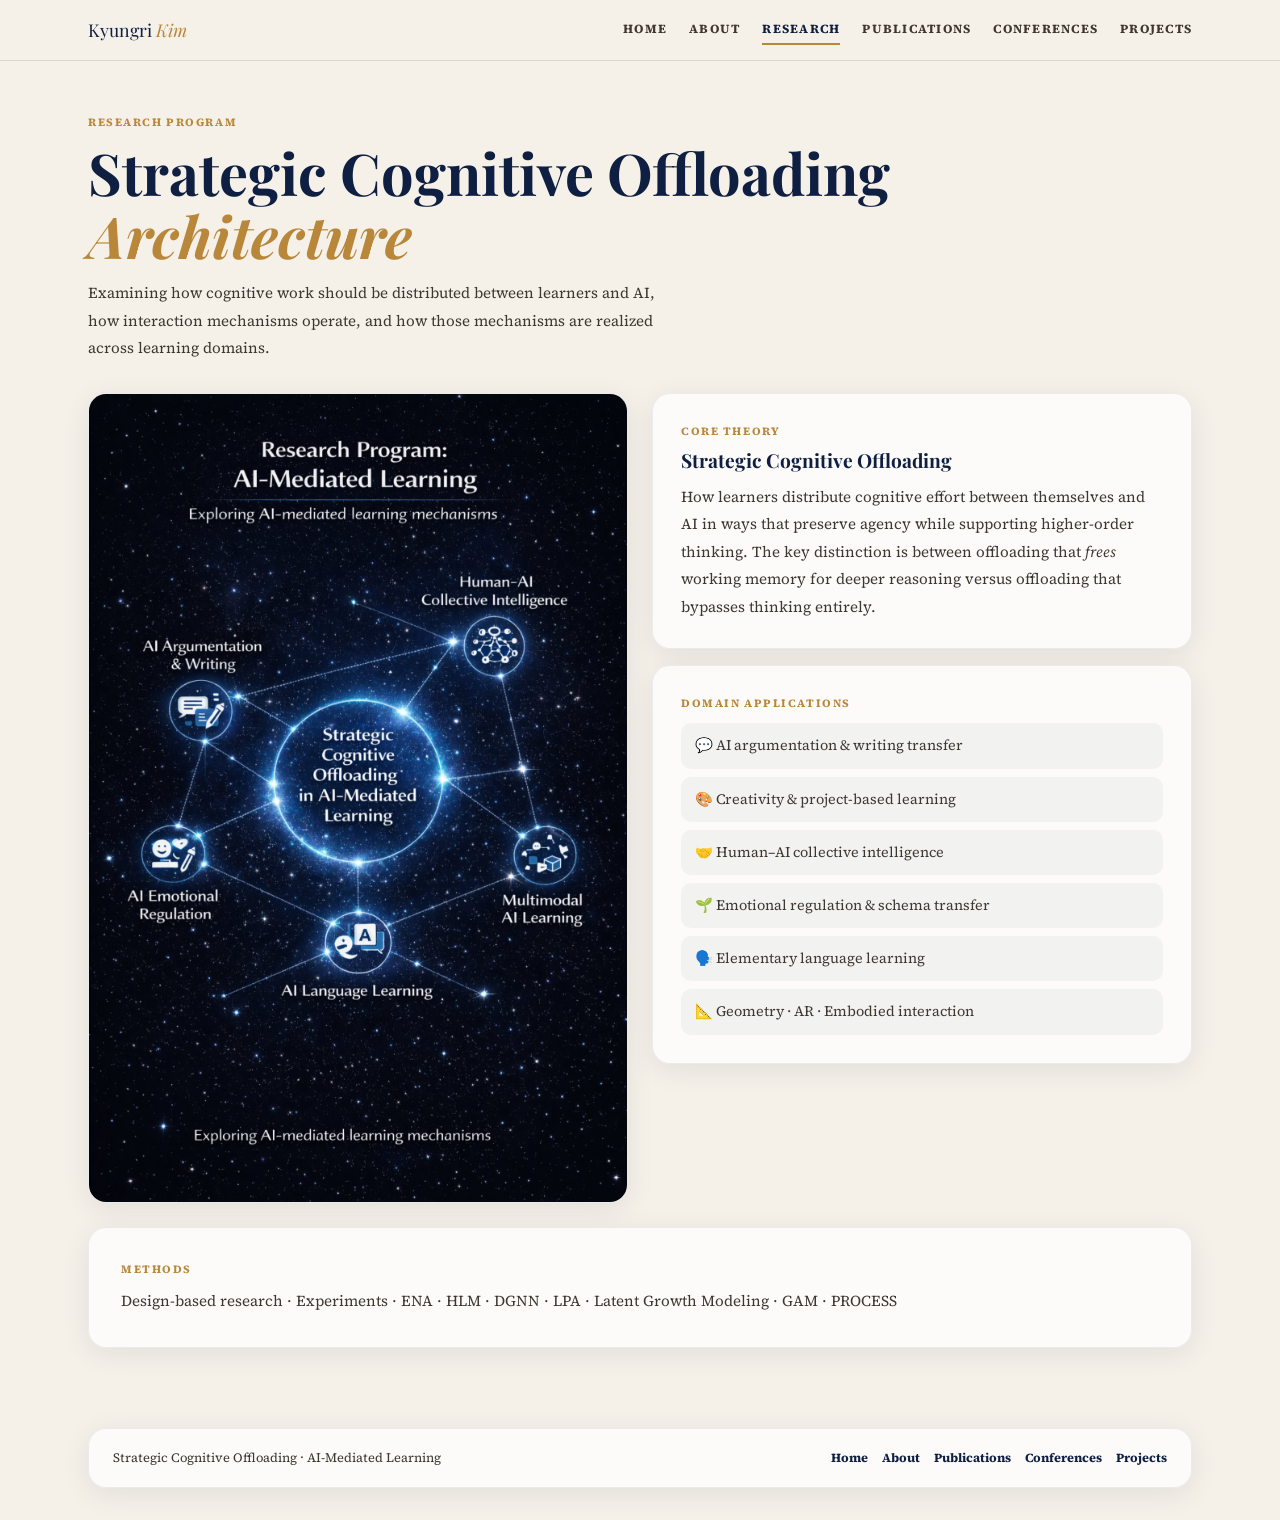
<file: research.html>
<!DOCTYPE html>
<html lang="en">
<head>
<meta charset="UTF-8">
<meta name="viewport" content="width=device-width,initial-scale=1">
<title>Research | Kyungri Kim</title>
<link rel="stylesheet" href="style.css">
</head>
<body>
<nav class="nav"><div class="nav-i">
  <div class="brand">Kyungri <em>Kim</em></div>
  <button class="ham" onclick="document.querySelector('.lks').classList.toggle('open')" aria-label="menu"><span></span><span></span><span></span></button>
  <div class="lks">
    <a href="index.html">Home</a>
    <a href="about.html">About</a>
    <a href="research.html" class="on">Research</a>
    <a href="publications.html">Publications</a>
    <a href="conferences.html">Conferences</a>
    <a href="projects.html">Projects</a>
  </div>
</div></nav>

<main class="w">
  <div class="ph0">
    <div class="kk">Research Program</div>
    <h1>Strategic Cognitive Offloading <em>Architecture</em></h1>
    <p class="mu">Examining how cognitive work should be distributed between learners and AI, how interaction mechanisms operate, and how those mechanisms are realized across learning domains.</p>
  </div>

  <!-- constellation + domains -->
  <div class="research-top" style="display:grid;grid-template-columns:1fr 1fr;gap:24px;margin-bottom:24px;align-items:start">
    <div class="c" style="overflow:hidden;border-radius:var(--r)">
      <img src="assets/constellation.png" alt="Research constellation" style="width:100%;display:block">
    </div>
    <div style="display:grid;gap:16px">
      <div class="c" style="padding:28px">
        <div class="kk">Core Theory</div>
        <h3 style="margin:8px 0 12px">Strategic Cognitive Offloading</h3>
        <p class="mu">How learners distribute cognitive effort between themselves and AI in ways that preserve agency while supporting higher-order thinking. The key distinction is between offloading that <em>frees</em> working memory for deeper reasoning versus offloading that bypasses thinking entirely.</p>
      </div>
      <div class="c" style="padding:28px">
        <div class="kk">Domain Applications</div>
        <ul style="list-style:none;display:grid;gap:8px;margin-top:10px">
          <li style="padding:10px 14px;background:rgba(14,31,66,.04);border-radius:10px;font-size:.9rem;color:var(--mu)">💬 AI argumentation &amp; writing transfer</li>
          <li style="padding:10px 14px;background:rgba(14,31,66,.04);border-radius:10px;font-size:.9rem;color:var(--mu)">🎨 Creativity &amp; project-based learning</li>
          <li style="padding:10px 14px;background:rgba(14,31,66,.04);border-radius:10px;font-size:.9rem;color:var(--mu)">🤝 Human–AI collective intelligence</li>
          <li style="padding:10px 14px;background:rgba(14,31,66,.04);border-radius:10px;font-size:.9rem;color:var(--mu)">🌱 Emotional regulation &amp; schema transfer</li>
          <li style="padding:10px 14px;background:rgba(14,31,66,.04);border-radius:10px;font-size:.9rem;color:var(--mu)">🗣️ Elementary language learning</li>
          <li style="padding:10px 14px;background:rgba(14,31,66,.04);border-radius:10px;font-size:.9rem;color:var(--mu)">📐 Geometry · AR · Embodied interaction</li>
        </ul>
      </div>
    </div>
  </div>

  <div class="c" style="padding:32px">
    <div class="kk">Methods</div>
    <p class="mu" style="margin-top:8px">Design-based research · Experiments · ENA · HLM · DGNN · LPA · Latent Growth Modeling · GAM · PROCESS</p>
  </div>
</main>

<footer>
  <div class="c ft">
    <p>Strategic Cognitive Offloading · AI-Mediated Learning</p>
    <div class="ftl">
      <a href="index.html">Home</a>
      <a href="about.html">About</a>
      <a href="publications.html">Publications</a>
      <a href="conferences.html">Conferences</a>
      <a href="projects.html">Projects</a>
    </div>
  </div>
</footer>
</body>
</html>
</file>
<file: style.css>
@import url('https://fonts.googleapis.com/css2?family=Playfair+Display:ital,wght@0,700;1,400&family=Source+Serif+4:ital,opsz,wght@0,8..60,300;0,8..60,600;1,8..60,300&display=swap');
:root{--bg:#f5f0e8;--ink:#1a1814;--mu:#3d3730;--ln:#ddd6cc;--nv:#0e1f42;--nv2:#1a3060;--gd:#b8873a;--gd2:#d4a55a;--ca:rgba(255,255,255,.72);--r:18px;--mx:1160px;--sh:0 6px 28px rgba(14,31,66,.08)}
*{box-sizing:border-box;margin:0;padding:0}
body{font-family:'Source Serif 4',Georgia,serif;background:var(--bg);color:var(--ink);line-height:1.75}
img{max-width:100%;display:block}a{color:inherit;text-decoration:none}.nav{position:sticky;top:0;z-index:99;background:rgba(245,240,232,.9);backdrop-filter:blur(12px);border-bottom:1px solid var(--ln)}
.nav-i{max-width:var(--mx);margin:0 auto;padding:0 28px;height:60px;display:flex;align-items:center;justify-content:space-between}
.brand{font-family:'Playfair Display',serif;font-size:1.1rem;color:var(--nv)}
.brand em{color:var(--gd);font-style:italic}
.lks{display:flex;gap:22px}
.lks a{font-size:.78rem;font-weight:700;letter-spacing:.1em;text-transform:uppercase;color:var(--mu);padding:3px 0;border-bottom:2px solid transparent}
.lks a:hover,.lks a.on{color:var(--nv);border-color:var(--gd)}
.w{max-width:var(--mx);margin:0 auto;padding:52px 28px 80px}
.c{background:var(--ca);border:1px solid rgba(14,31,66,.07);border-radius:var(--r);box-shadow:var(--sh)}
.kk{font-size:.7rem;font-weight:700;letter-spacing:.14em;text-transform:uppercase;color:var(--gd);margin-bottom:8px}
h1,h2,h3,h4{font-family:'Playfair Display',serif;color:var(--nv);line-height:1.1}
h1{font-size:clamp(2.2rem,4.5vw,3.8rem)}h2{font-size:clamp(1.5rem,2.8vw,2.4rem)}h3{font-size:1.2rem}
h1 em,h2 em{color:var(--gd);font-style:italic}
.mu{color:var(--mu);font-size:.95rem;line-height:1.8}
.tg{display:inline-block;padding:4px 11px;border-radius:999px;background:rgba(14,31,66,.07);color:var(--nv);font-size:.73rem;font-weight:700;white-space:nowrap}
.tg.g{background:rgba(184,135,58,.12);color:var(--gd)}
.btn{display:inline-flex;align-items:center;height:42px;padding:0 20px;border-radius:999px;font-size:.86rem;font-weight:700}
.bd{background:var(--nv);color:#fff}.bd:hover{background:var(--nv2)}
.bo{border:1.5px solid rgba(14,31,66,.18);color:var(--nv)}.bo:hover{border-color:var(--nv)}
/* INDEX */
.hero{display:grid;grid-template-columns:1fr 400px;gap:24px;align-items:start}
.hc{padding:44px 40px}
.hn{font-size:.75rem;font-weight:700;letter-spacing:.13em;text-transform:uppercase;color:var(--gd);margin-bottom:16px;display:flex;align-items:center;gap:10px}
.hn::before{content:'';width:26px;height:1.5px;background:var(--gd)}
.hc h1{margin-bottom:20px}
.hs{font-size:1.05rem;color:var(--mu);margin-bottom:26px;max-width:520px}
.btns{display:flex;gap:10px;flex-wrap:wrap}
.ac{padding:28px 26px}
.ac h3{margin-bottom:10px;font-size:1.1rem}
.sr{display:grid;grid-template-columns:1fr 1fr;gap:10px;margin-top:6px}
.st{background:rgba(14,31,66,.05);border-radius:13px;padding:15px;text-align:center}
.sn{font-family:'Playfair Display',serif;font-size:1.9rem;color:var(--nv)}
.sn sub{font-size:.85rem;color:var(--gd)}
.sl{font-size:.7rem;text-transform:uppercase;letter-spacing:.07em;color:var(--mu);margin-top:4px;font-weight:600}
.bgs{display:flex;flex-wrap:wrap;gap:7px;margin-top:8px}
.focus{margin-top:26px;display:grid;grid-template-columns:repeat(5,1fr);gap:12px}
.fi{padding:18px 12px;text-align:center}
.fi .ico{font-size:1.4rem;margin-bottom:7px}
.fi p{font-size:.75rem;color:var(--mu);line-height:1.5}
.hgrid{display:grid;grid-template-columns:repeat(3,1fr);gap:18px;margin-top:18px}
.hcard{padding:26px;display:flex;flex-direction:column;gap:10px}
.hcard h3{font-size:1.1rem}.hcard .mu{flex:1}
/* RESEARCH */
.rh{display:grid;grid-template-columns:1.1fr .9fr;gap:24px;align-items:start}
.rhc{padding:40px}
.layers{display:grid;gap:14px;margin-top:6px}
.layer{padding:20px 22px;border-left:3px solid var(--gd)}
.layer h4{font-family:'Playfair Display',serif;color:var(--nv);font-size:1rem;margin-bottom:5px}
.layer p{font-size:.91rem;color:var(--mu)}
/* PUBS */
.pubs{display:grid;gap:16px}
.pub{padding:26px 28px}
.ph2{display:flex;align-items:flex-start;justify-content:space-between;gap:12px;flex-wrap:wrap;margin-bottom:8px}
.pub h3{font-size:1.1rem;flex:1}
/* CONFERENCES */
.cg{display:grid;grid-template-columns:repeat(3,1fr);gap:20px}
.cf{overflow:hidden}
.ct{padding:28px 24px;min-height:136px;display:flex;flex-direction:column;justify-content:flex-end;position:relative}
.ct::before{content:'';position:absolute;inset:0;background:repeating-linear-gradient(45deg,#fff 0,#fff 1px,transparent 0,transparent 50%) 0 0/10px 10px;opacity:.06}
.cyr{position:absolute;top:14px;right:18px;font-family:'Playfair Display',serif;font-size:3rem;color:rgba(255,255,255,.15);line-height:1}
.cv{font-size:.7rem;font-weight:700;letter-spacing:.13em;text-transform:uppercase;color:rgba(255,255,255,.65);margin-bottom:5px}
.ct h3{font-family:'Playfair Display',serif;color:#fff;font-size:1.05rem;line-height:1.25;position:relative}
.ca .ct{background:linear-gradient(145deg,#0e1f42,#1a3060)}
.ce .ct{background:linear-gradient(145deg,#5a2e04,#b8873a)}
.cc .ct{background:linear-gradient(145deg,#0a3428,#1a5c42)}
.cb{padding:20px 22px}
.cb p{font-size:.9rem;color:var(--mu);margin-bottom:10px}
.mt{font-size:.74rem;color:var(--mu);border-top:1px solid var(--ln);padding-top:9px;font-style:italic}
/* PROJECTS */
.pg{display:grid;gap:14px}
.pj{padding:24px 26px;display:grid;grid-template-columns:1fr auto;gap:12px;align-items:start}
.pj h3{font-size:1.05rem;margin:6px 0 5px}
.ps{display:inline-block;padding:4px 12px;border-radius:999px;font-size:.72rem;font-weight:700;background:rgba(14,31,66,.07);color:var(--nv);white-space:nowrap}
.ph0{margin-bottom:32px}
.ph0 h1{margin-top:8px;margin-bottom:12px}
.ph0 .mu{max-width:600px}
footer{max-width:var(--mx);margin:0 auto 32px;padding:0 28px}
.ft{padding:18px 24px;display:flex;align-items:center;justify-content:space-between;gap:14px;flex-wrap:wrap}
.ft p{font-size:.8rem;color:var(--mu)}
.ftl{display:flex;gap:14px;flex-wrap:wrap}.ftl a{font-size:.78rem;font-weight:700;color:var(--nv)}
/* HERO SPLIT */
.hero-split{display:grid;grid-template-columns:1fr 1fr;height:calc(100vh - 60px);overflow:hidden}
.hero-left{padding:0 56px 0 52px;display:flex;flex-direction:column;justify-content:center;gap:0;background:var(--bg);position:relative}
.hero-left::after{content:'';position:absolute;right:0;top:10%;height:80%;width:1px;background:linear-gradient(180deg,transparent,var(--gd),transparent)}
.hero-h1{font-family:'Playfair Display',serif;font-size:clamp(2.6rem,3.8vw,4.8rem);line-height:1.0;color:var(--nv);margin:18px 0 0;letter-spacing:-.01em}
.hero-h1 em{color:var(--gd);font-style:italic;display:block;margin-top:4px}
.hero-tagline{font-family:'Playfair Display',serif;font-size:1.05rem;color:var(--nv);font-style:italic;margin-top:20px;line-height:1.6;opacity:.75}
.hero-ids{display:flex;gap:28px;margin-top:24px;padding:20px 22px;background:rgba(14,31,66,.04);border-radius:14px;border:1px solid rgba(14,31,66,.07)}
.hero-id-item{display:flex;align-items:flex-start;gap:12px}
.hero-id-num{font-family:'Playfair Display',serif;font-size:2rem;color:var(--nv);line-height:1;white-space:nowrap;font-weight:700}
.hero-id-num sub{font-size:.8rem;color:var(--gd)}
.hero-id-label{font-size:.78rem;color:var(--mu);line-height:1.5;padding-top:4px}
.hero-p{font-size:.96rem;color:var(--mu);line-height:1.9;max-width:460px;margin-top:18px;border-left:2px solid var(--gd);padding-left:16px}
.hero-right{position:relative;overflow:hidden}
.hero-right img{width:100%;height:100%;object-fit:cover;object-position:top center;display:block;filter:saturate(1.08) contrast(1.02)}
.hero-right::before{content:'';position:absolute;inset:0;background:linear-gradient(90deg,rgba(245,240,232,.18) 0%,transparent 30%);z-index:1;pointer-events:none}
@media(max-width:960px){
  .hero-split{grid-template-columns:1fr;height:auto}
  .hero-left{padding:48px 24px 40px;order:1}
  .hero-left::after{display:none}
  .hero-right{height:70vw;order:0}
  .hero-h1{font-size:2.6rem}
}

@media(max-width:960px){.hero,.rh{grid-template-columns:1fr}.cg,.hgrid,.focus{grid-template-columns:1fr 1fr}.pj{grid-template-columns:1fr}.w{padding:36px 18px 60px}.hc{padding:32px 26px}}
@media(max-width:580px){.cg,.hgrid,.focus{grid-template-columns:1fr}.lks{gap:14px}}

/* ── MOBILE GLOBAL ── */
@media(max-width:768px){
  .nav-i{padding:0 16px;height:54px}
  .lks{gap:10px}.lks a{font-size:.68rem;letter-spacing:.06em}
  .w{padding:28px 16px 52px}
  .ph0 h1{font-size:2rem}
  .rh,.cg{grid-template-columns:1fr}
  .pj{grid-template-columns:1fr}
  .pub{padding:20px}
  .rhc{padding:24px}
  .cb{padding:16px 18px}
  .ct{padding:22px 18px;min-height:110px}
  .cyr{font-size:2.2rem}
  .about-grid{grid-template-columns:1fr}
  .ft-wrap{flex-direction:column;align-items:flex-start;gap:12px;padding:16px}
  .ftl2{flex-wrap:wrap;gap:10px}
}
@media(max-width:480px){
  .ph0 h1{font-size:1.7rem}
  .layer{padding:14px 16px}
  .pj h3{font-size:.98rem}
  .pub h3{font-size:1rem}
}

/* HAMBURGER - all pages */
.ham{display:none;flex-direction:column;gap:5px;background:none;border:none;cursor:pointer;padding:6px}
.ham span{display:block;width:22px;height:2px;background:var(--nv);border-radius:2px}
@media(max-width:640px){
  .ham{display:flex}
  .lks{display:none;position:absolute;top:54px;left:0;right:0;background:rgba(245,240,232,.98);flex-direction:column;gap:0;padding:6px 0;border-bottom:1px solid var(--ln);z-index:199;backdrop-filter:blur(12px)}
  .lks.open{display:flex}
  .lks a{padding:13px 22px;font-size:.85rem;border-bottom:1px solid var(--ln);color:var(--nv)}
  .nav-i{position:relative}
}

/* Research page mobile */
@media(max-width:720px){
  .research-top{grid-template-columns:1fr !important}
}

/* Footer mobile fix */
@media(max-width:640px){
  .ft{flex-direction:column;align-items:flex-start;gap:12px}
  .ftl{flex-wrap:wrap;gap:10px}
  .ftl a{font-size:.8rem}
}

/* About contact card mobile */
@media(max-width:720px){
  .about-left .c a[href^="mailto"]{font-size:.82rem}
}
</file>
